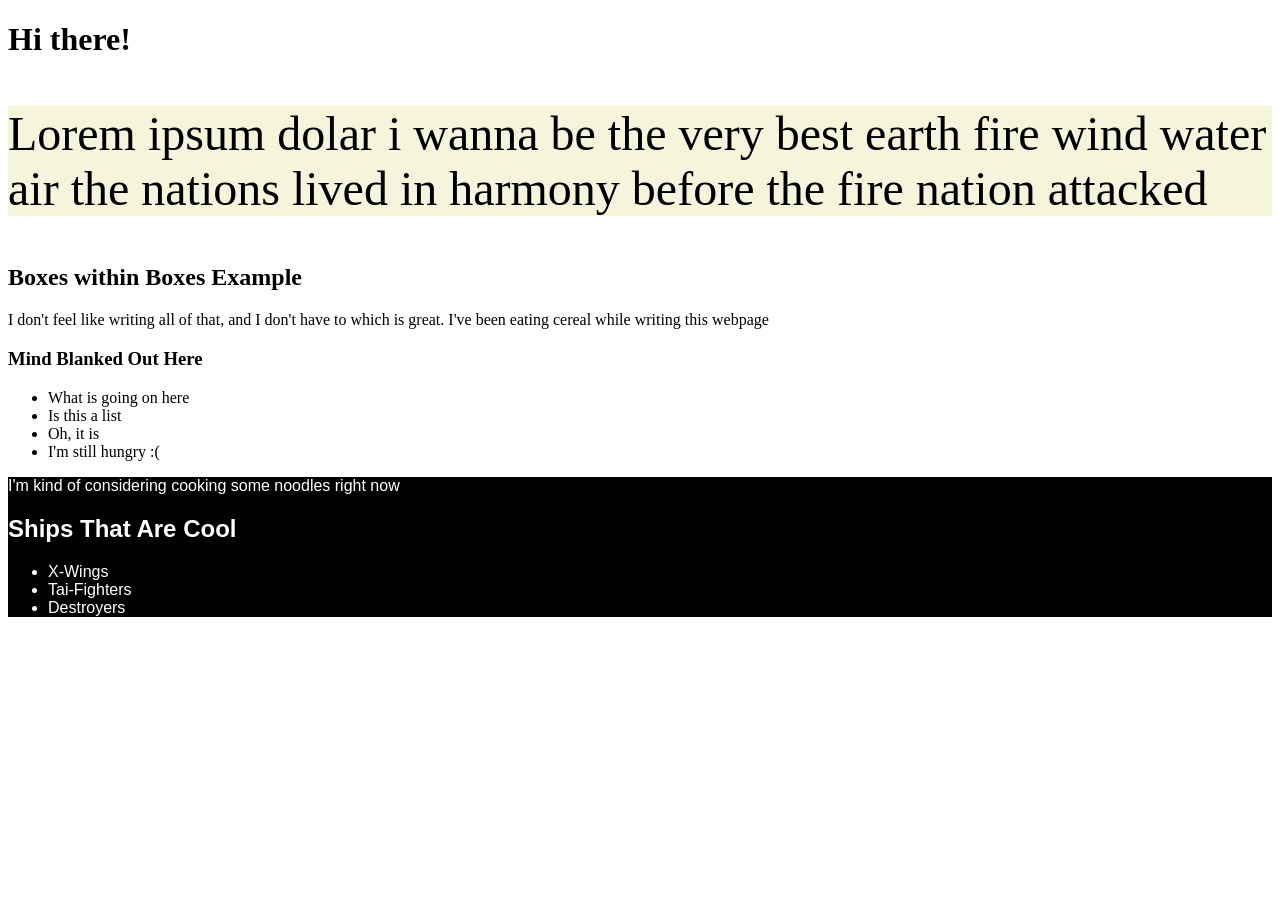
<file: Week2/index.html>
<!-- HTML is made up of elements-->

<!DOCTYPE html>
<html>
    <!--ELEMENTS are just boxes that we place content in-->
    <!--Elements are made up of tags and attributes-->
    <!--Tags look like <sometag> CONTENT </sometag>-->
    <!--overall structure of HTML elements are: <sometage> CONTENT FOR THAT ELEMENT</sometag>-->
    <!--attributes are descriptions of elements that provide more context or provide customization to an element-->
    <head>
        <!--HEAD element provides metadata-->

        <title>My first page!</title>

    </head>

    <body>
        <!--the body renders everything that we see in the viewport OR we interact with-->

        <!--the style attribute styles an element-->

        <h1>Hi there! </h1>
        <p style="background-color: beige; font-size: 48px;">
            Lorem ipsum dolar i wanna be the very best earth fire wind water air the nations lived in harmony before the fire nation attacked
        </p>
        
        <p class="ships" style="font-family: 'Arial'">
            <h2 id="h2HeaderExample">
                Boxes within Boxes Example
            </h2>

            I don't feel like writing all of that, and I don't have to which is great. I've been eating cereal while writing this webpage

            <h3>
                Mind Blanked Out Here
            </h3>
            <ul>
                <li>What is going on here</li>
                <li>Is this a list</li>
                <li>Oh, it is</li>
                <li>I'm still hungry :(</li>
            </ul>
        </p>
        <!--Elements can have multiple attributes, but only 1 tag-->
        <!--ELEMENTS are made up of tags (mandatory), attribute (optional), content (what is in the element)-->
        <div style="background-color: black; color: white; font-family:'Trebuchet MS', 'Lucida Sans', Arial, sans-serif" "class="ships-scifi">
            <p id="lorem-ipsum">
                I'm kind of considering cooking some noodles right now
            </p>

            <h2>Ships That Are Cool</h2>
            <ul>
                <li id="rebels">X-Wings</li>
                <li id="Empire">Tai-Fighters</li>
                <li id="Republic">Destroyers</li>
            </ul>
        </div>
    </body>
</html>
</file>
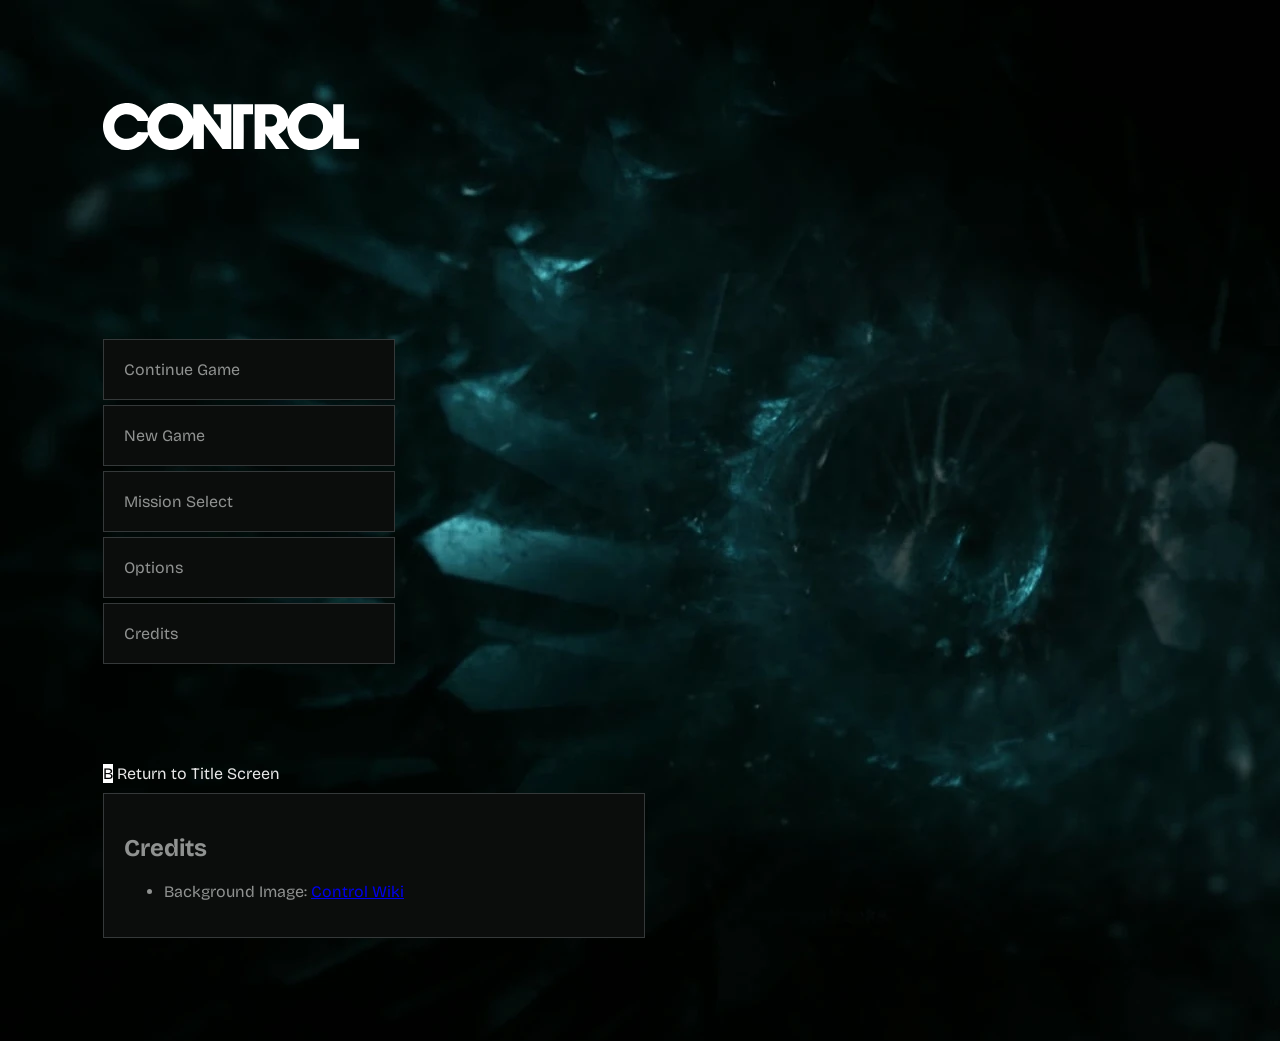
<file: Week3/index.html>
<!DOCTYPE html>
<html lang="en">
<head>
    <meta charset="UTF-8">
    <meta name="viewport" content="width=device-width, initial-scale=1.0">
    <title>CONTROL // 2019</title>
    <style>

        @import url('https://fonts.googleapis.com/css2?family=Bricolage+Grotesque:opsz,wght@12..96,200..800&display=swap');
        /*  selector {
        
        properties: value; 
        
        } 
        for example:     
        car-seat {
            textile-type: leather; 
            color: brown; 
            stitching: white; 
    
        }*/
        
        /* root selector - defines defaults for the entire page unless specified by a child element  */ 

        * { 
           --button-bg: #0B0D0C; 
           --button-border: #35393A; 
           --button-color: #909291;
           --button-hover: #E7E7E7; 
           --control-red: rgb(182, 33, 33); 

            font-family: "Bricolage Grotesque", sans-serif;
            font-optical-sizing: auto;

            font-variation-settings:
                "wdth" 100;
        

        }


        /*element*/

        body {

            background-color: slategray;
            background: url('./assets/Polaris.webp');
            padding: 95px;
            overflow: hidden; 
     

        }

        /*class 
        
        .class-name{ } */

        .return { 
          color: var(--button-hover);
        }

        /* id 
        #id-name { } */ 
    
        #logo {

            margin-bottom: 185px;
            
        }

        #logo img {
            width: 256px; 
        }

       
        .return span {
            background-color: black;
            color: white; 
        } 



        .nav-group {
            margin-bottom: 100px; 
            padding: 0px; 
        }

    
        .nav-group li { 

            background-color: var(--button-bg);
            width: 250px; 
            color: var(--button-color); 
            padding: 20px; 
            border-width: 1px; 
            border-style: solid; 
            border-color: var(--button-border);
            margin-bottom: 5px; 
            list-style: "";

        }

        .nav-group li:hover{
            background-color: var(--button-hover);
            color: var(--button-bg);
        }



        #B{
            background-color: white;
            color: black; 
        }

    

        .footer{ 
            margin-top: 10px; 
            background-color: var(--button-bg);
            width: 500px; 
            color: var(--button-color); 
            padding: 20px; 
            border-width: 1px; 
            border-style: solid; 
            border-color: var(--button-border);


        }

        

    </style>

    
</head>
<body>

    <!--LOGO SECTION-->

    <div id="logo"><svg width="256" height="47" viewBox="0 0 256 47" fill="none" xmlns="http://www.w3.org/2000/svg">
        <path
            d="M22.2482 0H25.607C34.4697 0.914457 42.6054 6.86609 45.703 15.2648C47.9148 9.55837 52.3487 4.72554 57.9551 2.19674C60.3257 1.0575 62.9164 0.536413 65.4713 0H69.2908C78.686 0.648804 87.3491 7.19815 90.2214 16.1997C90.2726 11.188 90.2111 6.18152 90.247 1.16989C93.2524 1.18011 96.2579 1.15967 99.2582 1.19033C105.412 9.60946 111.51 18.0746 117.757 26.4273C117.639 21.3901 117.793 16.3529 117.741 11.3158C115.417 11.2749 113.092 11.2953 110.773 11.28C110.747 7.90826 110.753 4.53652 110.768 1.16478C116.63 1.18011 122.493 1.18011 128.36 1.16478C128.371 16.0771 128.365 30.9894 128.36 45.8965C125.37 45.8863 122.38 45.8914 119.39 45.8965C113.205 37.5694 107.25 29.0583 100.943 20.8333C100.866 29.186 100.932 37.5438 100.907 45.8965C97.3638 45.8965 93.8156 45.8608 90.2726 45.9221C90.1804 40.9309 90.2828 35.9397 90.2214 30.9485C87.3235 39.7303 78.9676 46.2541 69.7363 47H66.3212C57.2178 46.5096 48.8825 40.2821 45.6825 31.7965C42.59 40.2616 34.2751 46.4074 25.2742 47H22.2534C12.5407 46.5555 3.59608 39.4953 0.995125 30.1413C-1.60072 21.9878 1.03096 12.6134 7.15449 6.70772C11.1788 2.7638 16.647 0.464891 22.2482 0ZM17.1538 13.0783C13.5852 15.2443 11.2505 19.3211 11.3017 23.5C11.2505 26.8309 12.6994 30.1158 15.0956 32.4147C18.4134 35.6127 23.5846 36.7264 27.9007 35.0508C30.8601 34.0086 33.1641 31.6943 34.7359 29.0429C38.11 29.283 41.4892 29.0378 44.8684 29.1758C44.0441 25.4822 44.0441 21.6455 44.8479 17.9468C41.4585 18.0082 38.0639 17.9571 34.6694 17.9826C33.6146 16.2099 32.2937 14.5496 30.558 13.3899C26.6668 10.6823 21.1679 10.5546 17.1538 13.0783ZM64.734 11.6427C59.445 12.925 55.4156 18.0439 55.4771 23.4847C55.39 28.5576 58.8255 33.416 63.6179 35.0865C68.5177 36.9614 74.4774 35.1836 77.5903 30.9894C80.3091 27.5512 80.8927 22.6264 79.111 18.6314C76.8479 13.2162 70.4121 10.0743 64.734 11.6427Z"
            fill="white" />
        <path
            d="M205.693 0H209.482C216.02 0.679457 222.353 3.86728 226.357 9.13435C228.036 11.2034 229.178 13.63 230.141 16.0924C230.202 11.1165 230.13 6.14065 230.171 1.16478C233.74 1.21587 237.309 1.09837 240.877 1.2363C240.785 12.7666 240.862 24.3021 240.842 35.8324C245.874 35.8477 250.907 35.8273 255.94 35.8426V45.8812C247.349 45.9119 238.763 45.8659 230.171 45.9067C230.12 40.936 230.223 35.9601 230.125 30.9894C227.171 39.9296 218.518 46.5811 209.072 47H205.396C200.066 46.2899 194.89 44.037 191.101 40.1697C186.472 35.6894 184.045 29.2422 184.102 22.841C182.52 26.7032 179.32 29.702 175.531 31.3776C179.161 36.2207 182.811 41.0433 186.442 45.8863C181.972 45.9221 177.497 45.8301 173.027 45.9374C169.397 40.8696 165.956 35.6689 162.357 30.5807C162.331 35.6842 162.362 40.7878 162.342 45.8914C158.778 45.8965 155.215 45.8812 151.651 45.9016C151.641 30.9893 151.641 16.0771 151.651 1.16478C157.898 1.20565 164.144 1.13413 170.385 1.19543C178.27 1.36913 185.218 8.3425 185.274 16.2252C186.155 13.8854 187.245 11.607 188.751 9.60435C192.693 4.14315 199.062 0.8225 205.693 0ZM162.347 11.2851C162.362 15.3721 162.321 19.459 162.367 23.546C165.578 23.3365 169.377 24.3634 172.008 21.9827C174.758 19.6991 174.722 15.086 171.993 12.8024C169.361 10.4166 165.552 11.515 162.347 11.2851ZM204.961 11.5661C200.639 12.5316 196.984 16.0004 195.852 20.2815C194.628 24.4553 195.929 29.2217 199.062 32.2359C202.206 35.4441 207.193 36.6549 211.463 35.2449C217.453 33.4926 221.288 26.7594 219.737 20.7209C218.37 14.3095 211.335 9.94663 204.961 11.5661Z"
            fill="white" />
        <path
            d="M130.075 1.16479C136.721 1.19034 143.367 1.14947 150.018 1.19034C150.028 4.52632 150.018 7.86229 150.023 11.2034C146.91 11.1983 143.802 11.3158 140.694 11.3107C140.746 22.841 140.843 34.3713 140.679 45.9016C137.146 45.8863 133.608 45.8863 130.075 45.8965C130.06 30.9894 130.055 16.0771 130.075 1.16479Z"
            fill="white" />
    </svg>
</div> 

    <!--CREATE THE BUTTON GROUPS-->

    <nav class="nav-class">
        <ul class="nav-group">
            <li>Continue Game</li>
            <li>New Game</li>
            <li>Mission Select</li>
            <li>Options</li>
            <li>Credits</li>
        </ul>
    </nav>
    
    <!--DIV IS A CONTAINER-->
    <div class="return"><span id="B">B</span> Return to Title Screen</div> 
    <footer class="footer">
        <h2>Credits</h2>
        <ul>
        <li>Background Image: <a href="https://control.fandom.com/wiki/Polaris">Control Wiki</a></li></ul>
    </footer>

    
</body>
</html>
</file>
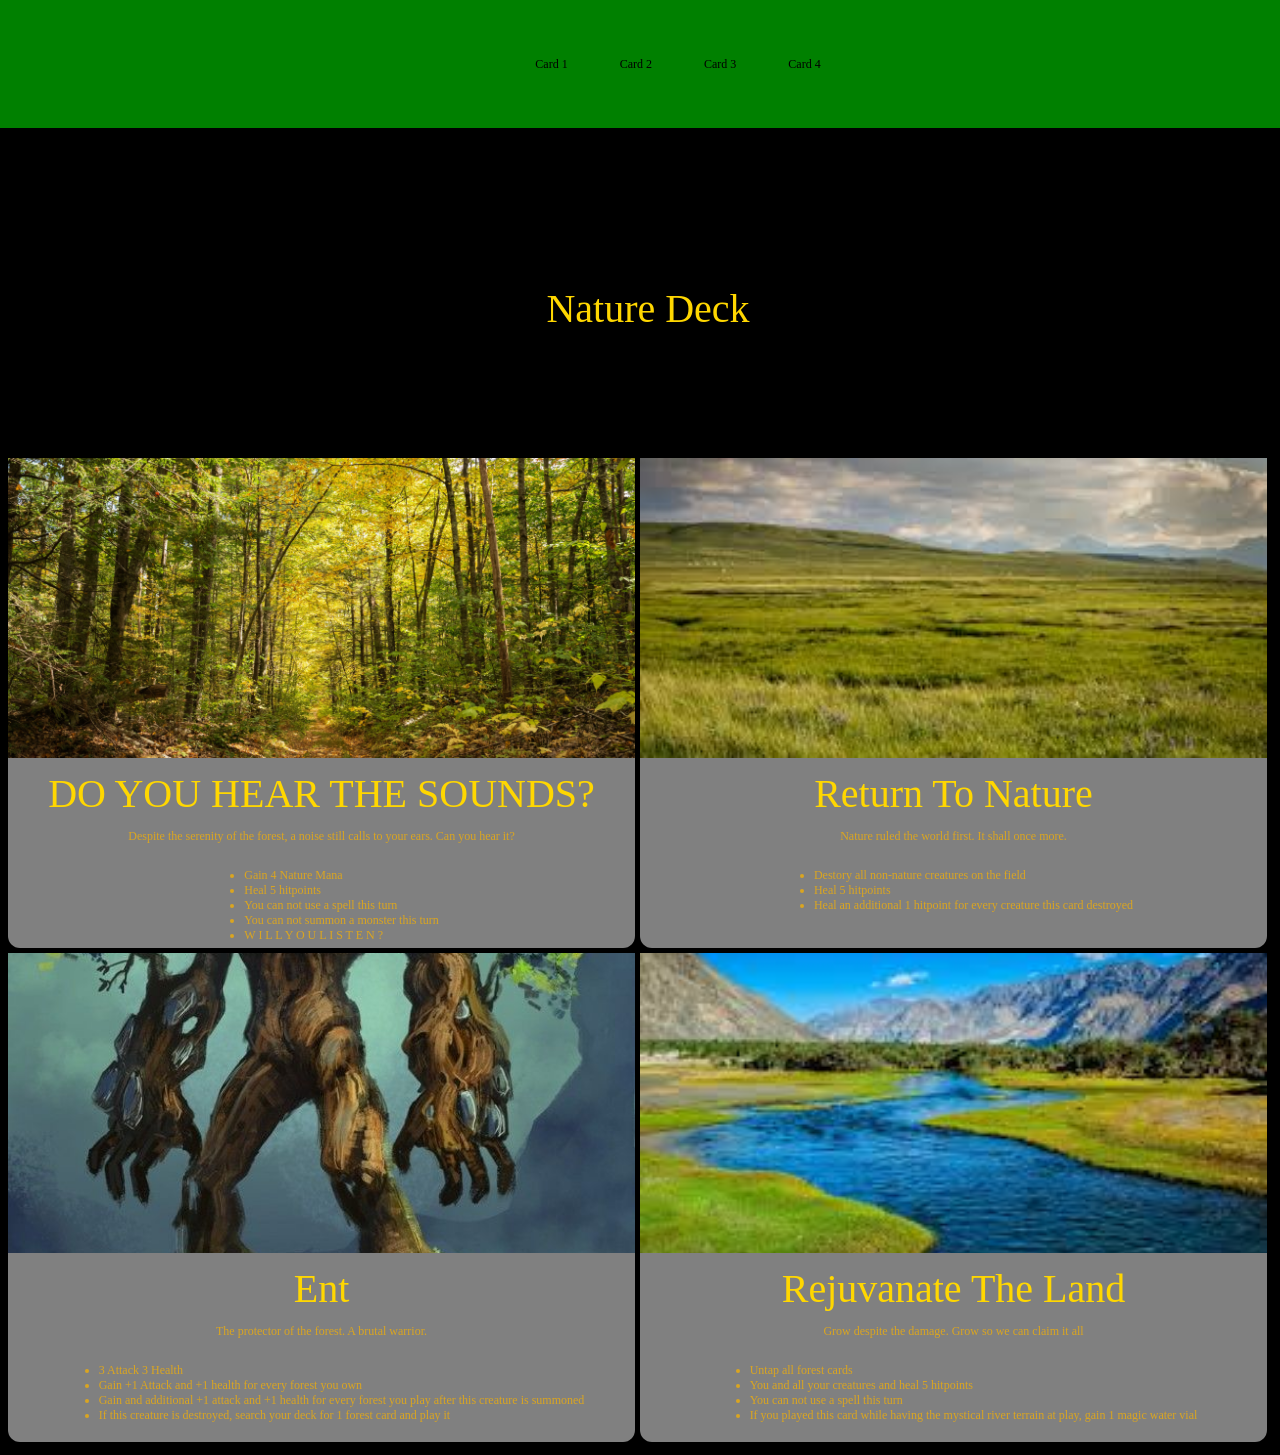
<file: Week4/index.html>
<!DOCTYPE html>
<html lang="en">
<head>
    <meta charset="UTF-8">
    <meta name="viewport" content="width=device-width, initial-scale=1.0">
    <title>Cards</title>
    <link rel="stylesheet" href="./styles.css">
</head>
<body>

    <nav>
        <ul class="buttons">
            <li><button>Card 1</button></li>
            <li><button>Card 2</button></li>
            <li><button>Card 3</button></li>
            <li><button>Card 4</button></li>
        </ul>
    </nav>
    <div class="top">
        <header id="deck">Nature Deck</header>
    </div>
    <div class="cards">
        <div>
            <img src=".\assets\ProspectHill_2024_HarvardForestTrail_BGS-scaled.jpg"></img>
            <header>DO YOU HEAR THE SOUNDS?</header>
            <p>Despite the serenity of the forest, a noise still calls to your ears. Can you hear it?</p>
            <ul>
                <li>Gain 4 Nature Mana</li>
                <li>Heal 5 hitpoints</li>
                <li>You can not use a spell this turn</li>
                 <li>You can not summon a monster this turn</li>
                 <li id="resolve">W I L L Y O U L I S T E N ?</li>
             </ul>
         </div>
         <div>
            <img src=".\assets\download.jpg"></img>
            <header>Return To Nature</header>
             <p>Nature ruled the world first. It shall once more.</p>
            <ul>
                <li>Destory all non-nature creatures on the field</li>
                <li>Heal 5 hitpoints</li>
                <li>Heal an additional 1 hitpoint for every creature this card destroyed</li>
            </ul>
        </div>
        <div>
            <img src=".\assets\4e1dbfc4e6a1febfb4b21ebe51c0796a.jpg"></img>
            <header>Ent</header>
            <p>The protector of the forest. A brutal warrior.</p>
            <ul>
                <li>3 Attack 3 Health</li>
                <li>Gain +1 Attack and +1 health for every forest you own</li>
                <li>Gain and additional +1 attack and +1 health for every forest you play after this creature is summoned</li>
                <li>If this creature is destroyed, search your deck for 1 forest card and play it</li>
            </ul>
        </div>
        <div>
            <img src=".\assets\download (1).jpg"></img>
            <header>Rejuvanate The Land</header>
            <p>Grow despite the damage. Grow so we can claim it all</p>
            <ul>
                <li>Untap all forest cards</li>
                <li>You and all your creatures and heal 5 hitpoints</li>
                <li>You can not use a spell this turn</li>
                <li>If you played this card while having the mystical river terrain at play, gain 1 magic water vial</li>
            </ul>
        </div>
    </div>
    
</body>
</html>
</file>
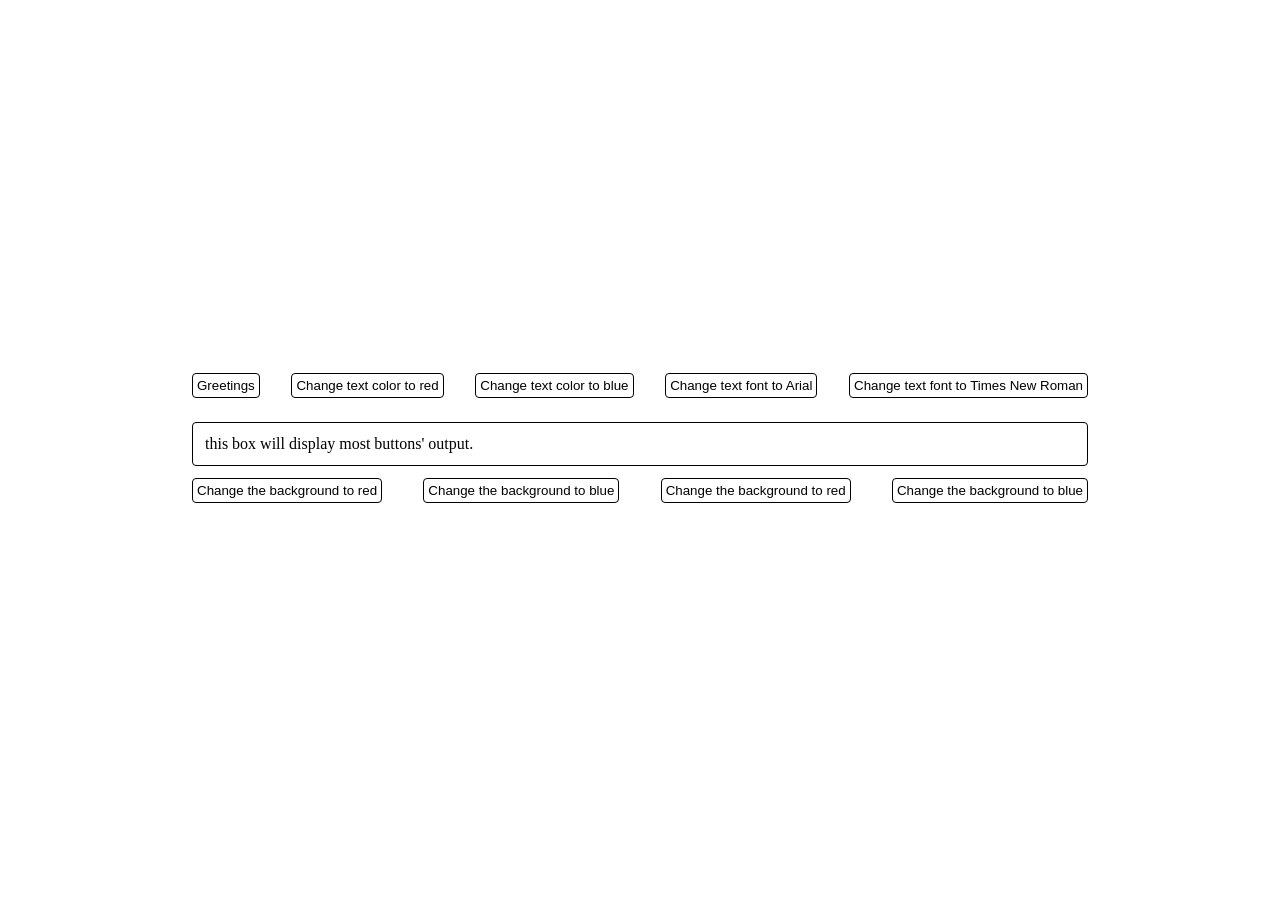
<file: Week6/index.html>
<!DOCTYPE html>
<html lang="en">
<head>
    <meta charset="UTF-8">
    <meta name="viewport" content="width=device-width, initial-scale=1.0">
    <title>Website Editor</title>
    <script type="module" src="./script.js"></script>
    <link href="./styles.css" rel="stylesheet"/>
</head>
<body id="whole">
    <div class="buttons">
        <div class="buttonInput">
            <div class="buttonRow">
                <button id='greetings'>Greetings</button>
                <button id='colorRed'>Change text color to red</button>
                <button id="colorBlue">Change text color to blue</button>
                <button id="fontArial">Change text font to Arial</button>
                <button id="fontTimes">Change text font to Times New Roman</button>
            </div>

            <div id="output">
                this box will display most buttons' output.
            </div>

            <div class="buttonRow">
                <button id='textBackgroundRed'>Change the background to red</button>
                <button id='textBackgroundBlue'>Change the background to blue</button>
                <button id='backgroundRed'>Change the background to red</button>
                <button id='backgroundBlue'>Change the background to blue</button>
            </div>
            
        </div>
    </div>
</body>
</html>
</file>
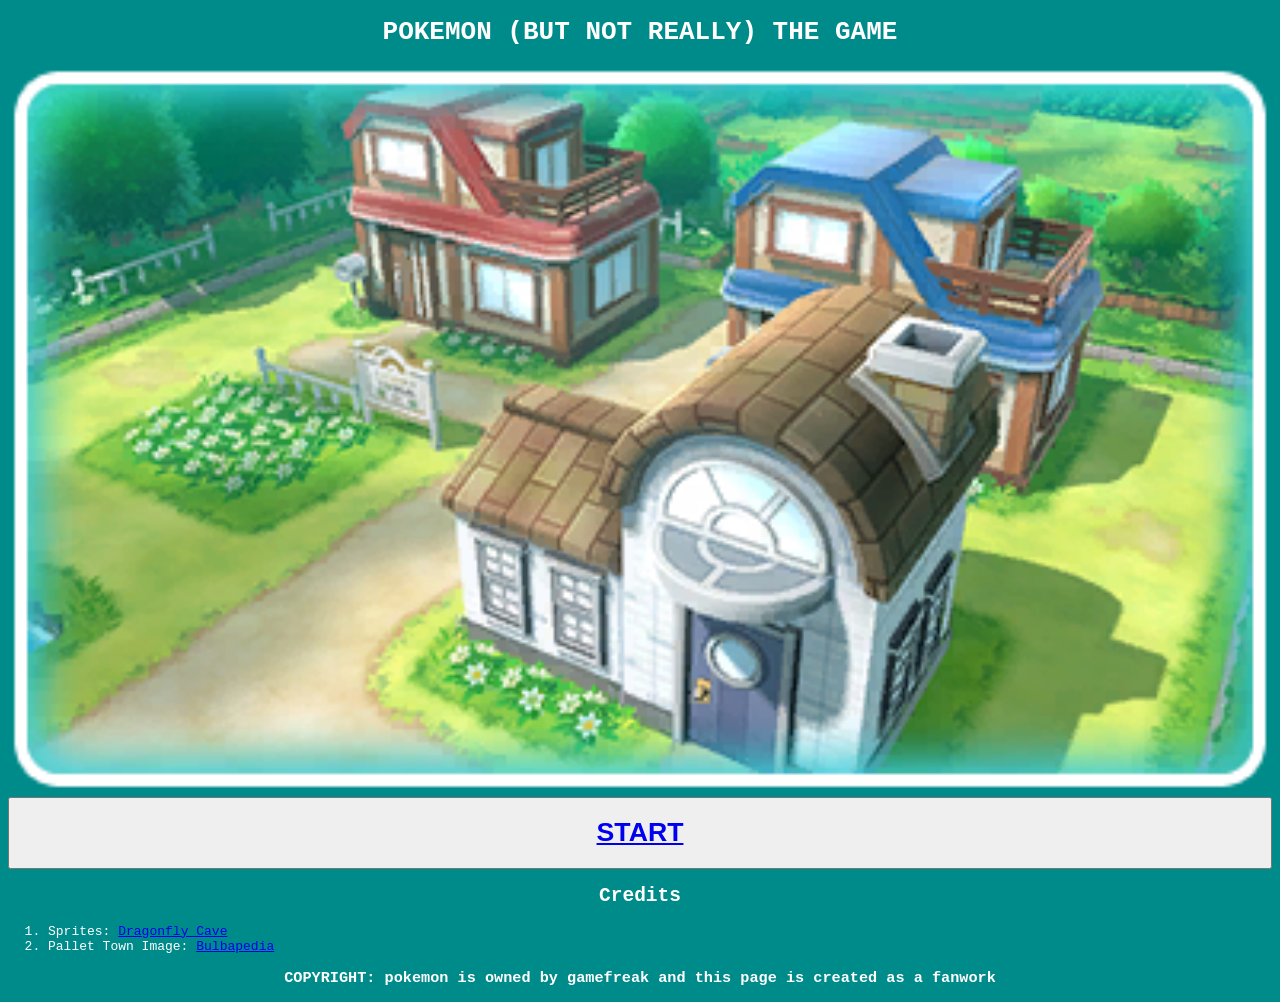
<file: Week2/ourfirstgame/index.html>
<!--Declare what type of page this is-->
<!DOCTYPE html>

<!--Where html starts and ends-->

<html>
    <head>
        <title>OUR FIRST GAME</title>
    </head>

        <!--html pages are made of elements-->
        <!--elements have three parts, a tag that describes the elements, the content/what's being rendered by the browser and the attributes-->
    <body style="background-color: darkcyan; color: white; font-family: monospace">

        <!--H1 through H6 are section titles-->

        <h1 style="color:white; text-align: center; font-family: monospace;">POKEMON (BUT NOT REALLY) THE GAME</h1>
        <!--IMG element renders an image-->

        <img src=".\assets\Pallet_Town_PE.png" aria-label="an image of pallet town from pokemon" style="width: 100%"></img>

        <button class="start-button" style="width: 100%"><h1 style="text-align: center"><a href="./game.html">START</a></h1></button>

        <!--LISTS: ordered list (where the steps count: 1, 2, 3, 4) and unordered lists (lists where order doesn't matter; *, *)-->

        <section id="credits">
            <h2 style="text-align: center">Credits</h2>
            <ol>
                <li>Sprites: <a href="https://www.dragonflycave.com/resources/sprite-generator/">Dragonfly Cave</a></li>
                <li>Pallet Town Image: <a href="https://bulbapedia.bulbagarden.net/wiki/Main_Page">Bulbapedia</a></li>
            </ol>
        </section>

        <h3 style="color:white; text-align: center; font-family: monospace;">COPYRIGHT: pokemon is owned by gamefreak and this page is created as a fanwork</h3>
        
    </body>
</html>
</file>
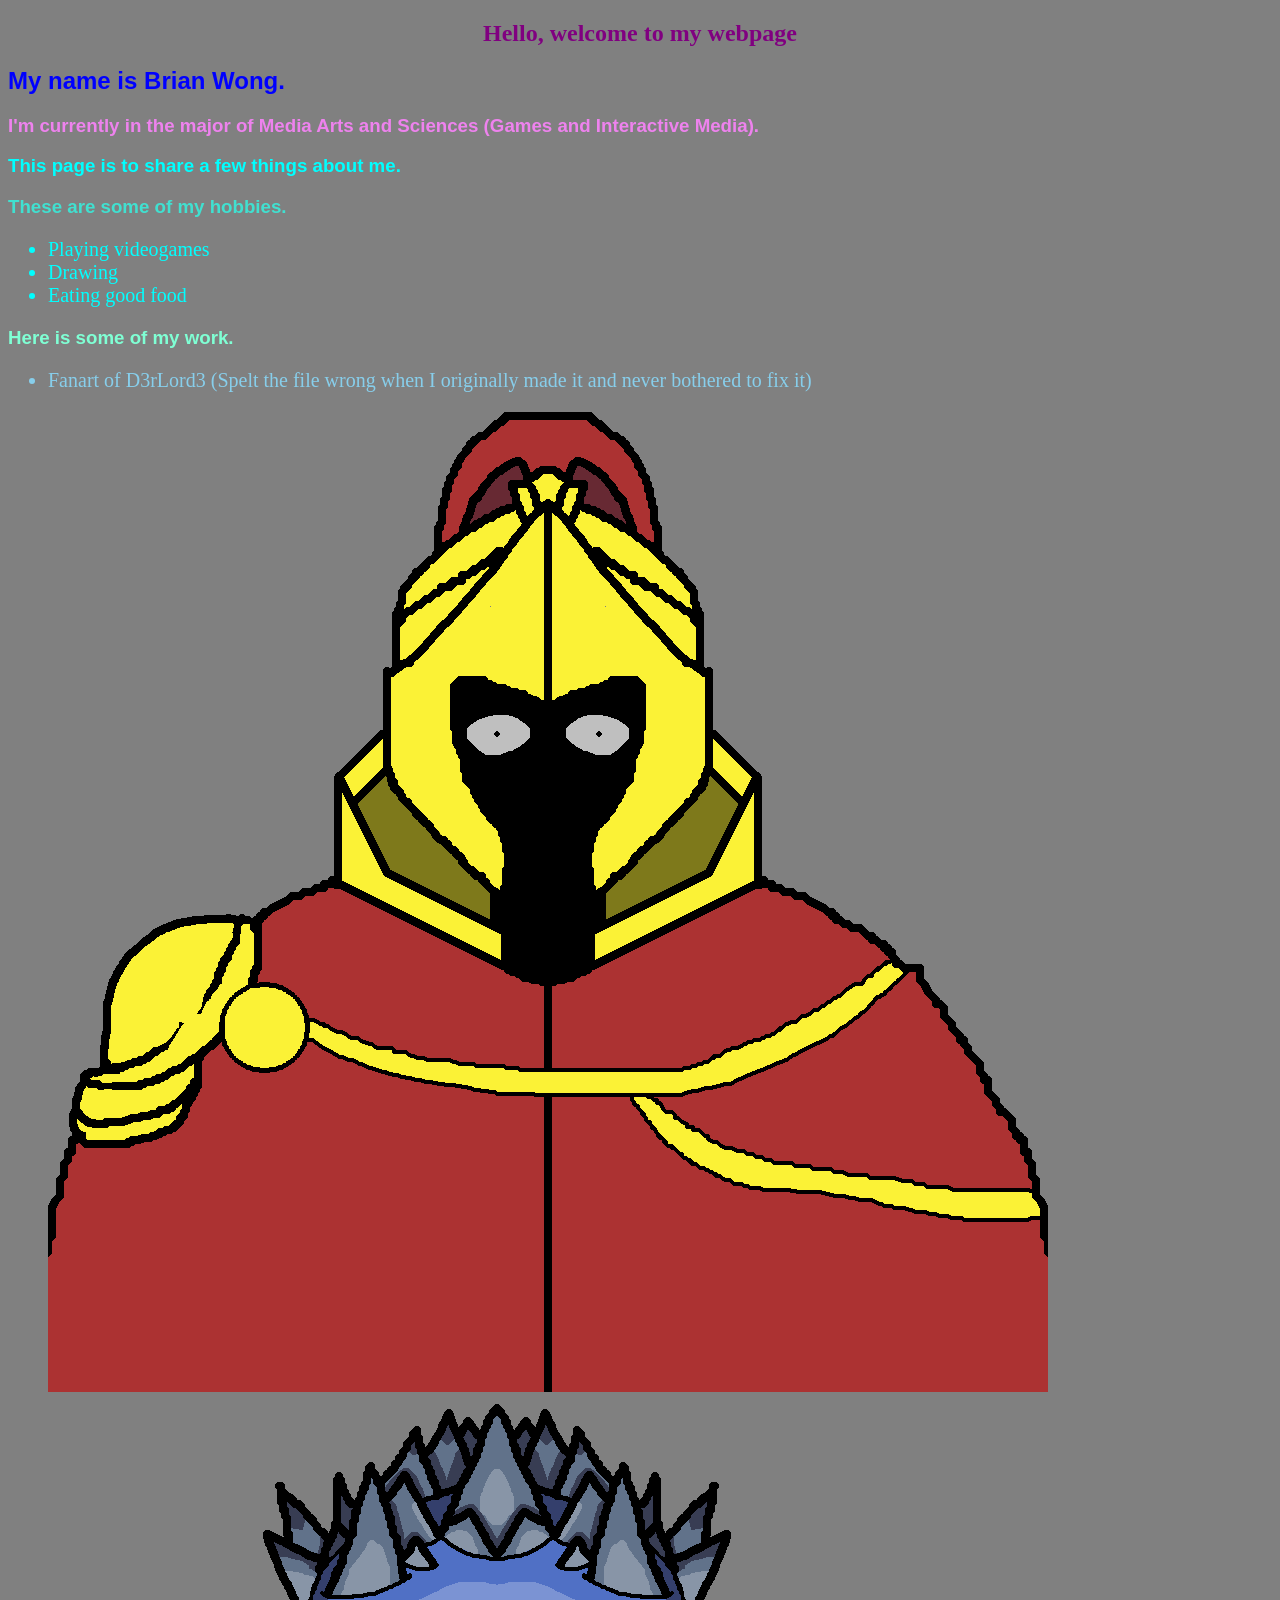
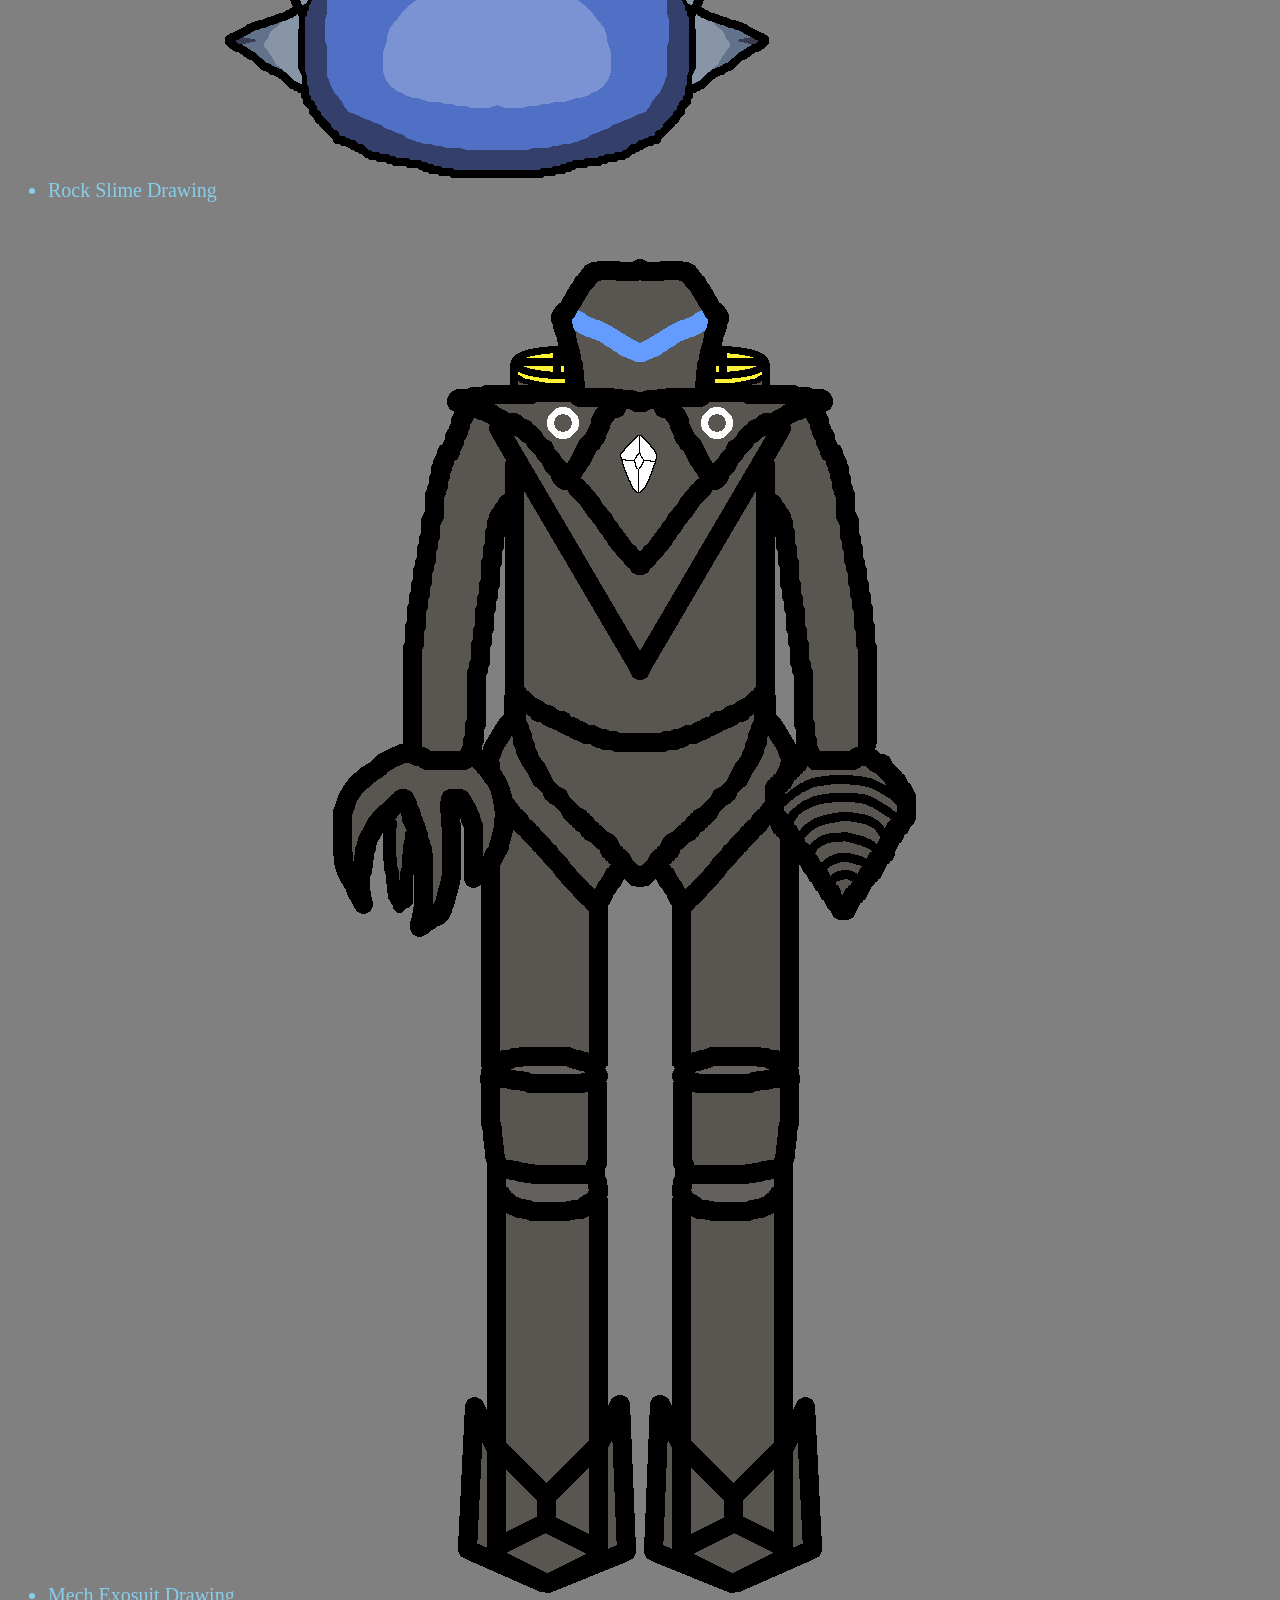
<file: Week2/SkeletonWebpage/index.html>
<!DOCTYPE html>
<html>
    <head>
        <title>Skeleton Webpage/ Introduction</title>
    </head>

    <body style="background-color: gray;">
        <section class="Hello">
            <h1 id="title" style="color: purple; font-family: Times New Roman; text-align: center;">Hello, welcome to my webpage</h1>
            <h2 id="intro" style="color: blue; font-family: Arial;">My name is Brian Wong.</h3>
            <h3 style="color: violet; font-family: Arial;">I'm currently in the major of Media Arts and Sciences (Games and Interactive Media).</h3>
            <h3 style="color: cyan; font-family: Arial;">This page is to share a few things about me.</h3>
        </section>
        <section class="AboutMe">
            <h3 style="color: turquoise; font-family: Arial;">These are some of my hobbies.</h3>
            <ul id="Hobbies" style="color: aqua; font-family: serif; font-size: 20px;">
                <li>Playing videogames</li>
                <li>Drawing</li>
                <li>Eating good food</li>
            </ul>
            <h3 style="color: aquamarine; font-family: Arial;">Here is some of my work.</h3>
            <ul id="Work" style="color: skyblue; font-family: serif; font-size: 20px;">
                <li>Fanart of D3rLord3 (Spelt the file wrong when I originally made it and never bothered to fix it) <img src=".\assets\D3eLord3.png"></img></li>
                <li>Rock Slime Drawing <img src=".\assets\rock slime.png"></img></li>
                <li>Mech Exosuit Drawing <img src=".\assets\Mech Exosuit.png"></img></li>
            </ul>
        </section>
    </body>
</html>
</file>
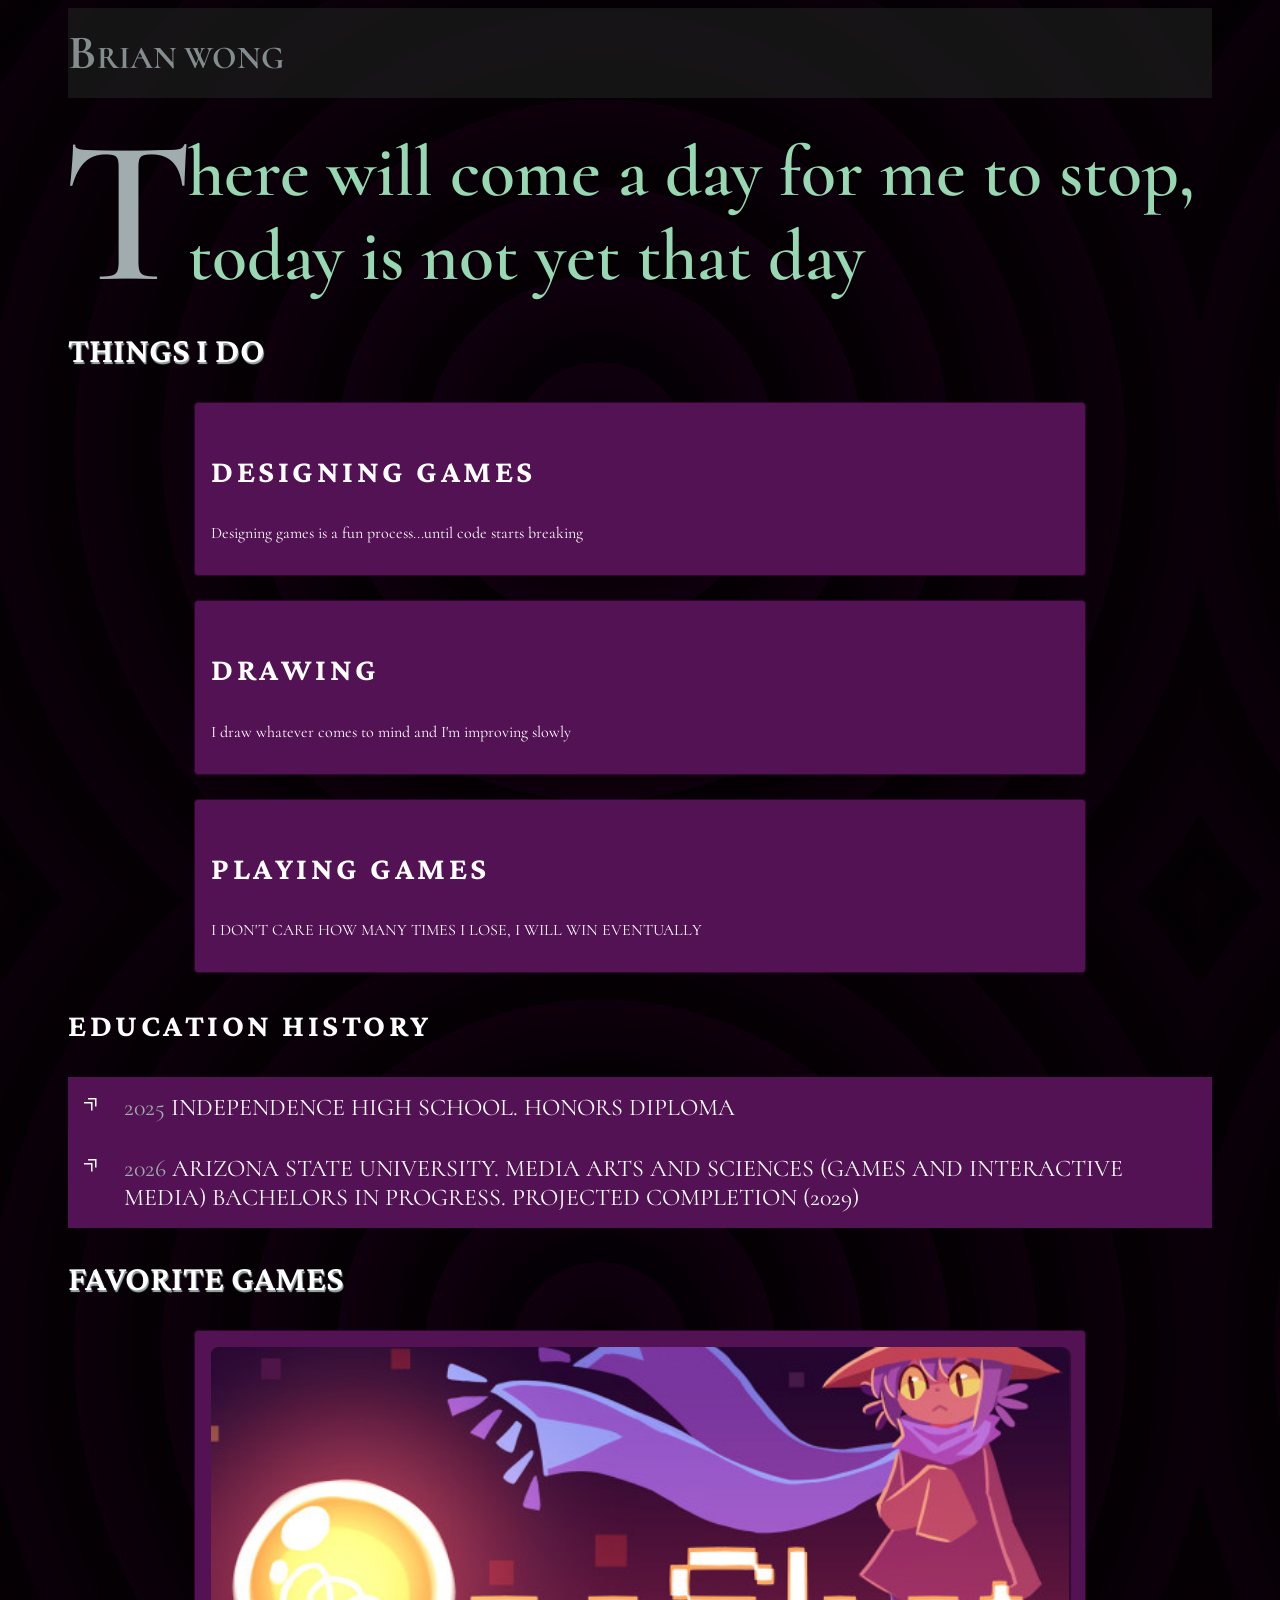
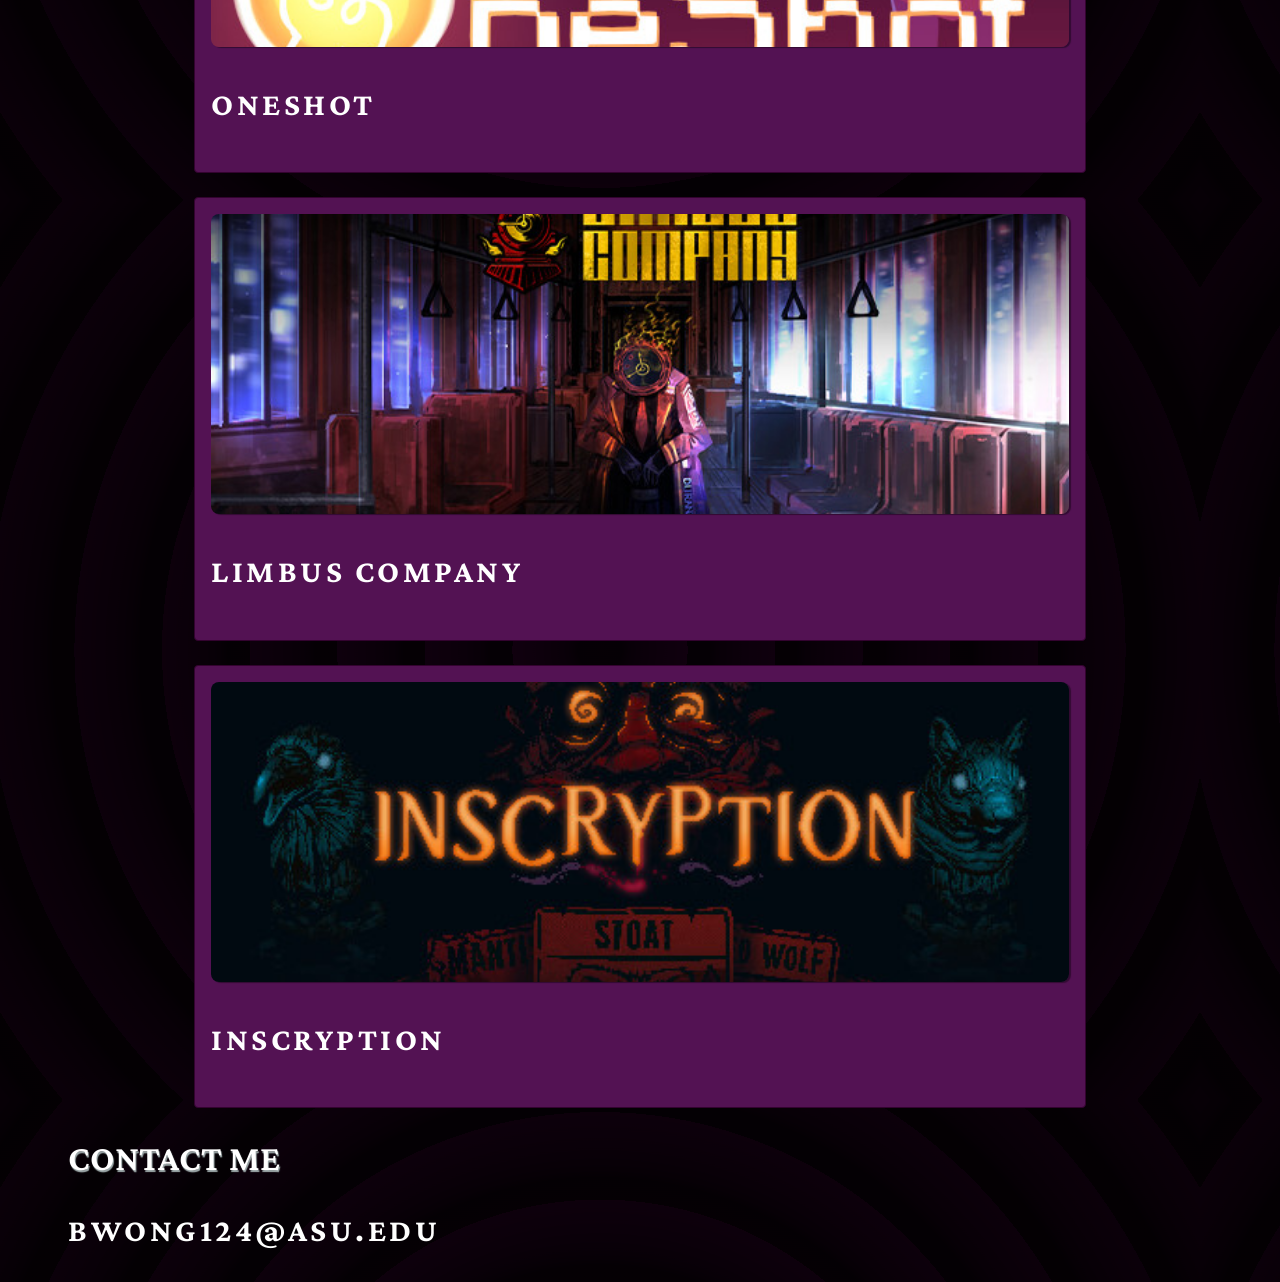
<file: Week3/portfolio/index.html>
<!DOCTYPE html>
<html lang="en">
<head>
    <meta charset="UTF-8">
    <meta name="viewport" content="width=device-width, initial-scale=1.0">
    <title>BRIAN // SAMPLE CSS PORTFOLIO/</title>
    <style>
        @import url('https://fonts.googleapis.com/css2?family=Cormorant:ital,wght@0,300..700;1,300..700&family=Crimson+Pro:ital,wght@0,200..900;1,200..900&display=swap');
    </style>
    <link rel="stylesheet" href="./styles.css">
    <!--link says hey, you are going to reference some important information, here is the type of file you're referencing and here is its location-->
</head>
<body>
    <header>BRIAN WONG</header>
    <div class="title">There will come a day for me to stop, today is not yet that day</div>

    <div class="atAGlance">
        <h2>THINGS I DO</h2>
        <div class="cards">
            <div id="gameProgrammer">
                <h3>Designing Games</h3>
                <p>Designing games is a fun process...until code starts breaking</p>
            </div>

            <div id="gameProgrammer&Artist">
                <h3>Drawing</h3>
                <p>I draw whatever comes to mind and I'm improving slowly</p>
            </div>

            <div id="gameProgrammer&Artist">
                <h3>Playing Games</h3>
                <p>I DON'T CARE HOW MANY TIMES I LOSE, I WILL WIN EVENTUALLY</p>
            </div>

        </div>
    </div>

    <div class="education">
        <h3>EDUCATION HISTORY</h3>
        <ul>
            <li><span class="year">2025 </span>INDEPENDENCE HIGH SCHOOL. HONORS DIPLOMA</li>
            <li><span class="year">2026 </span>ARIZONA STATE UNIVERSITY. MEDIA ARTS AND SCIENCES (GAMES AND INTERACTIVE MEDIA) BACHELORS IN PROGRESS. PROJECTED COMPLETION (2029)</li>
        </ul>
    </div>

    <div class="cards">
        <h2>FAVORITE GAMES</h2>
        <div id="gameProgrammer">
            <img src=".\assets\capsule_616x353.jpg"></img>
                <h3>ONESHOT</h3>
            </div>

            <div id="gameProgrammer&Artist">
                <img src=".\assets\capsule_616x353 (1).jpg"></img>
                <h3>LIMBUS COMPANY</h3>
            </div>

            <div id="gameProgrammer&Artist">
                <img src=".\assets\header.jpg"></img>
                <h3>INSCRYPTION</h3>
            </div>
    </div>

    <footer>
        <h2>CONTACT ME</h2>
        <h3>bwong124@asu.edu</h3>
    </footer>
</body>
</html>
</file>
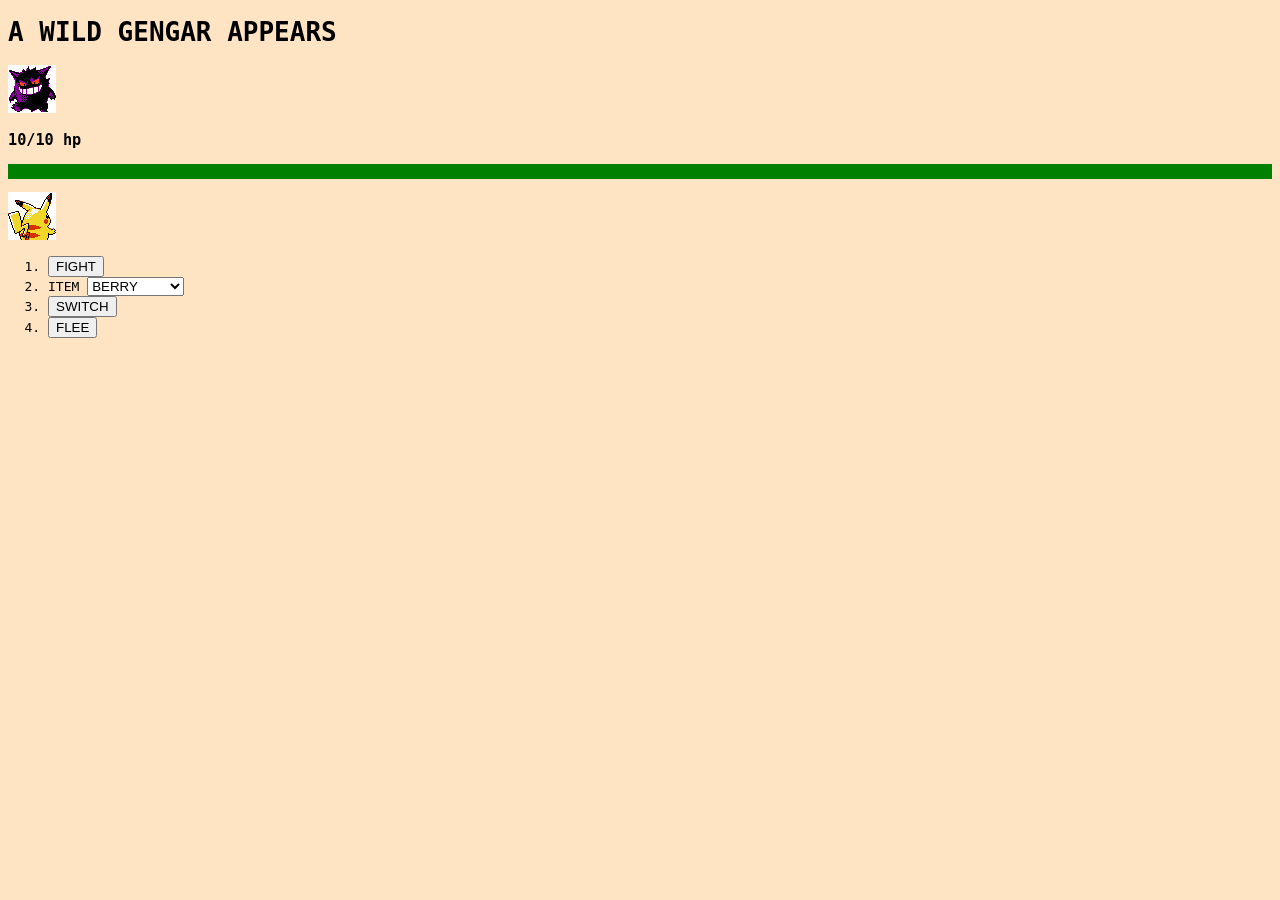
<file: Week2/ourfirstgame/game.html>
<!DOCTYPE html>
<html>
    <head>
    <title>...WEBPAGE WANTS TO BATTLE</title>
    </head>
    <body class="battle" style="background-color: bisque; font-family: monospace;">
        <h1 id="gengar">A WILD GENGAR APPEARS</h1>
        <section class="gengar">
            <img src=".\assets\Gengar.png"></img>
            <h3>10/10 hp</h3>
        </section>
        <div style="background-color: green;"><p><p><p>&nbsp;</p></div>
        <section class="pikachu">
            <img src=".\assets\PikachuBack.png"></img>
            <ol>
                <li><button>FIGHT</button></li>
                <li><label id="item" for="item-select">ITEM</label>
                    <select id="item-select">
                        <option value="berries">BERRY</option>
                        <option value="lemonade">LEMONADE</option>
                    </select>
                </li>
                <li><button>SWITCH</button></li>
                <li><button>FLEE</button></li>
            </ol>
        </section>
    </body>
</html>
</file>
<file: Week4/styles.css>
body {
    background-color: black;
}

* { 
    font-size: 12px; 
    font-family: 'Times New Roman', Times, serif;
}

nav {
  position: fixed; 
  top: 0px; 
  left: 0px; 
  display: flex; 
  justify-content: center;
  align-items: center;
  padding: 24px; 
  margin: 0 auto;
  width: 100vw; 
  z-index: 10; 
  height: 80px;
  background-color: green;
  color: lime;
}

nav > .buttons {
  flex-grow: auto; 
  list-style-type: none;
  display: flex; 
  justify-content: space-evenly;
}

nav .buttons > li { 
  padding: 12px; 
  margin-right: 12px; 
}

nav .buttons li > button{ 
  background-color: transparent;
  border-color: transparent;
}

nav .buttons > li:hover{
  background-color: gold;
  color: purple;
}

.top {
  height: 50vh; 
  width: 100vw;
  display: flex; 
  align-items: center;
  justify-content: center;
  position: relative;
}

header {
    font-size: 40px;
}

#deck {
    margin-top: 200px;
    margin-bottom: 50px;
}

.cards {
    display: grid;
    grid-template-rows: 50% 50%;
    grid-template-columns: 50% 50%;
}

.cards div {
    background-color: gray;
    border-radius: 12px;
    color: goldenrod;
    margin-right: 5px;
    margin-bottom: 5px;
    display: flex;
    flex-direction: column;
    align-items: center;
}

.cards div > img {
    width: 100%;
    height: 300px;
    object-fit: cover;
    margin-bottom: 12px;
}

header {
    color: gold;
    font-weight: 300px;
}

@media screen and (max-width: 720px) {

  *{
    font-size: 14px; 
    font-family: 'Times New Roman', Times, serif;
  }
  
    nav {
      position: fixed;
      top: 0px;
      left: 0px;
      display: flex;
      justify-content: flex-start;
      align-items: flex-start;
      padding: 12px;
      margin: 0 auto;
      width: 100vw;
      z-index: 10;
      height: 72px;
      background-color: green;
      color: lime;
    }

    nav > .buttons {
        flex-grow: auto;
        list-style-type: none;
        display: flex;
        justify-content: space-evenly;
    }

    .cards {
      display: block; 
      width: 100vw; 
      padding: .5rem; 
    }


    .cards div > img {
      width: 100%; 
    }
}
</file>
<file: Week6/styles.css>
body {
    display: flex;
    justify-content: center;
    align-items: center;
    min-height: 100vh;
    margin: 0;
}

.buttons {
    width: 70%;
    display: flex;
    flex-direction: column;


}


.buttonRow {
    display: flex;
    justify-content: space-between;
    gap: 16px;
    margin-bottom: 24px;
}

button, input {
    background-color: white;
    border: .5px solid black;
    padding: 4px;
    border-radius: 4px;
}

button:hover {
    background-color: purple;
    color: yellow;

}

#output {
    margin: 12px 0;
    width: 100%;
    min-height: auto;
    background-color: white;
    border-radius: 4px;
    border: .5px solid black;
    padding: 12px;
    box-sizing: border-box;
}
</file>
<file: Week3/portfolio/styles.css>
/*

.cormorant-<uniquifier> {
  font-family: "Cormorant", serif;
  font-optical-sizing: auto;
  font-weight: <weight>;
  font-style: normal;
}


.crimson-pro-<uniquifier> {
  font-family: "Crimson Pro", serif;
  font-optical-sizing: auto;
  font-weight: <weight>;
  font-style: normal;
}
*/

* {
    /* CSS HEX */
    --coffee-bean: #170312ff;
    --midnight-violet: #33032fff;
    --deep-purple: #531253ff;
    --cool-steel: #a0acadff;
    --celadon: #97d8b2ff;
    --base: #170312ff;
    --border-color: #33032fff;
    --cardColors: #531253ff;
    --accentColor: #a0acadff;
    color: white;
    font-family: "Cormorant", serif;
}

/* Selecting just the body element */

body {
    background-color: #33032fff;
    background-image: url('./assets/css-pattern-by-magicpattern.png');
    padding-left: 60px;
    padding-right: 60px;
    padding-top: 0px;
    padding-bottom: 0px;
}

header {

    padding-top: 16px; 
    padding-bottom: 16px; 
    margin-bottom: 32px; 
    font-family: "Cormorant", serif;
    color: var(--accentColor);
    font-size: 32px; 
    font-weight: 700; 
    background-color: rgb(25,25,25);
    /* opacity is the property that allows us to change how see-through our elements are. range of values: 1 is 100% opaque (not seethrough at all) and 0 is invisible.*/ 
    opacity: .82;
    animation-name: myAnimation;
    animation-duration: 4s;
    animation-iteration-count: infinite;
    animation-direction: alternate-reverse;

}

@keyframes myAnimation {
  0% {color: var(--cool-steel);}
  100% {color: var(--midnight-violet);}
}

/*PSEUDO-ELEMENTS reference: https: //www.w3schools.com/css/css_pseudo_elements.asp  */
header::first-letter{
    font-size: 48px;
}

/*style the title card/hero text and select by class*/

.title{
    font-family: "Cormorant", serif;
    font-weight: 600;
    font-style: normal;
    font-size: 72px; 
    margin-bottom: 32px; 
    line-height: 84px; 
    color: var(--celadon);

}

.title::first-letter{
    color: var(--accentColor);
    initial-letter: 2;
    padding: 1.5px;
}

/* TEXT-SHADOW */ 

h2{
    font-family: "Crimson Pro", serif;
    font-weight: 600;
    font-style: normal;
    font-size: 36px;
    margin-bottom: 32px;
    text-transform: uppercase;
    color: white; 
    text-shadow: 1px 2px 1px var(--accentColor);
}

.cards > div {
  background-color: var(--cardColors);
  padding: 16px;
  border: .5px solid var(--border-color);
  border-radius: 4px;

  width: 75%;
  margin-left: auto;
  margin-right: auto;
  margin-bottom: 24px;

  /* short hand for centering items is margin: 0 auto 
    margin-top: 0;
    margin-bottom: 0;
    margin-right: auto; 
    margin-left: auto;*/

    transition: all 1s;
}

.cards div:hover{

  /*box-shadow: 8px 8px var(--accentColor);*/
  border-right-color: var(--accentColor);
  border-right-width: 24px;
  border-style: solid;

}

.cards div > img {
  width: 100%;
  height: 300px; 
  object-fit: cover;
  border-radius: 8px;
  box-shadow: 2px 1px 1px rgba(0,0,0,.4);
}

h3 {
  font-family: "Crimson Pro", serif;
  font-weight: 700;
  font-style: normal;
  font-size: 32px;
  color: white; 
  line-height: 126.637%;
  /* 40.524px */
  letter-spacing: 3.52px;
  text-transform: uppercase;

}

.education > ul {
    background-color: var(--cardColors);
    font-size: 24px; 
    list-style-image: url('./assets/arrows.svg');
}

.education > ul li { 
    padding: 16px; 
}

.year { 
    color: var(--accentColor);
}
</file>
